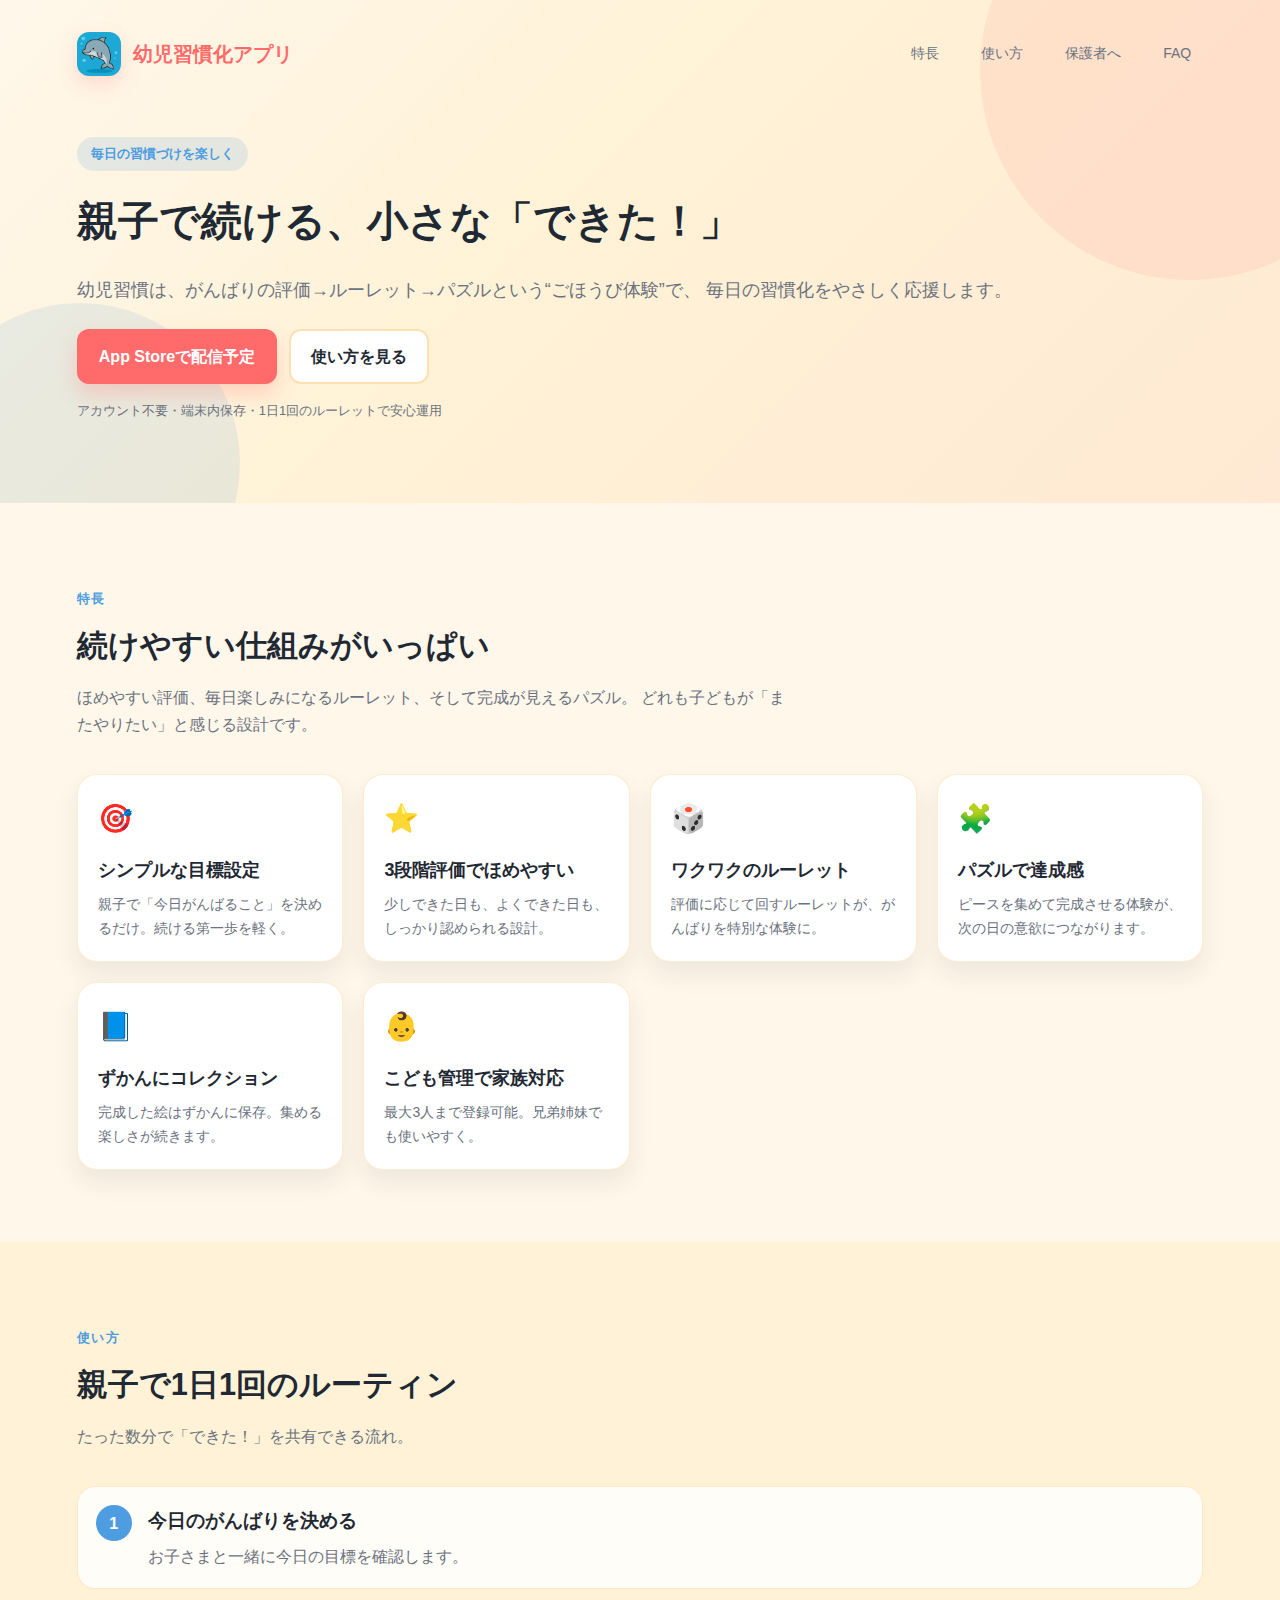
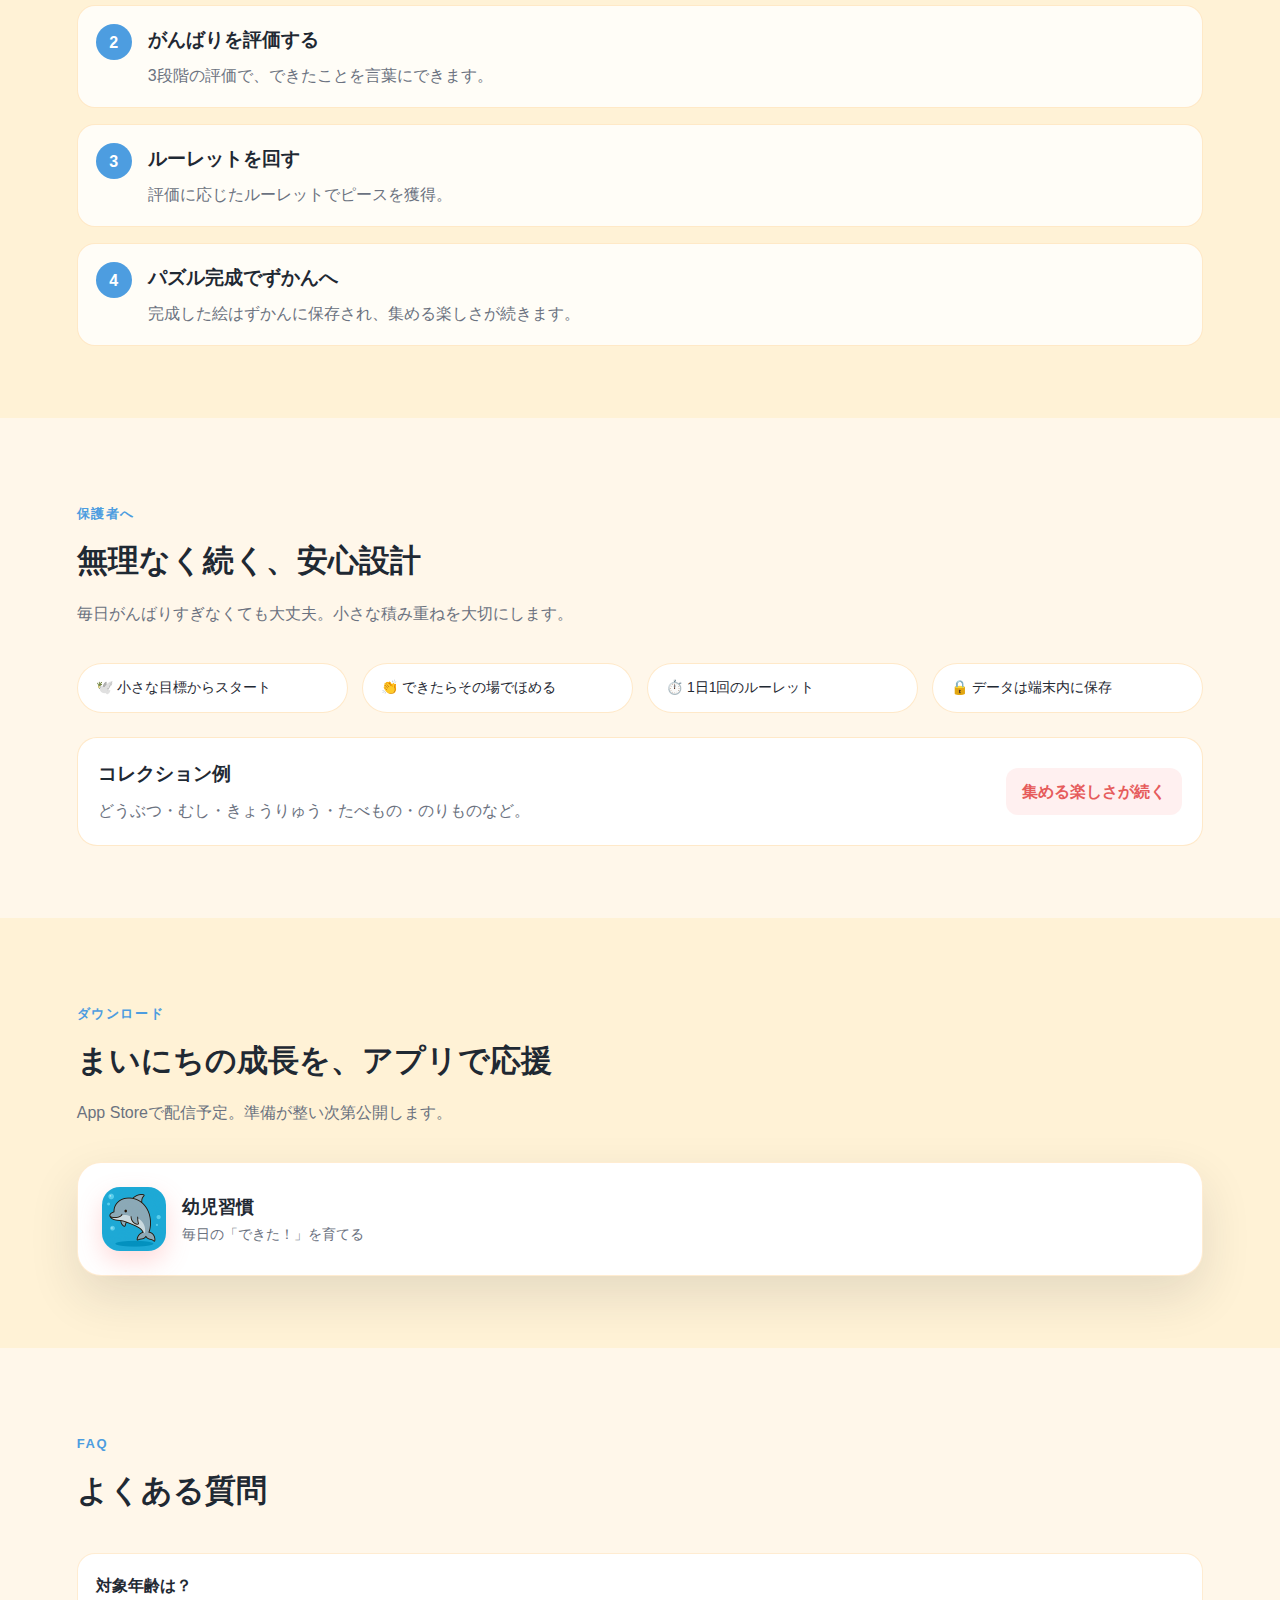
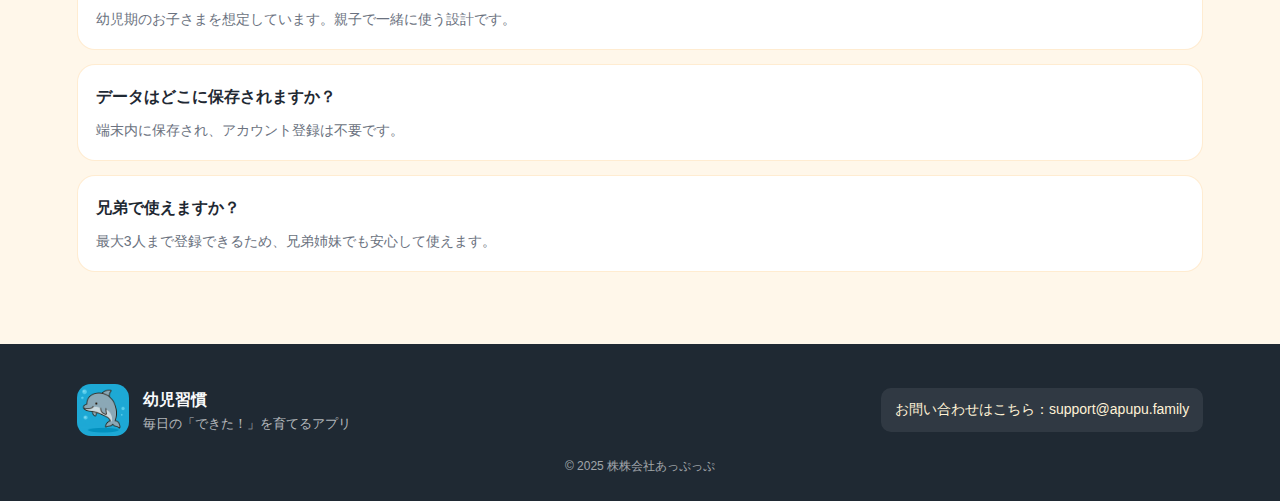
<file: index.html>
<!doctype html>
<html lang="ja">
  <head>
    <meta charset="utf-8" />
    <meta name="viewport" content="width=device-width, initial-scale=1" />
    <title>幼児習慣 - 毎日の「できた！」を育てるアプリ</title>
    <meta
      name="description"
      content="幼児習慣は、がんばりの評価→ルーレット→パズルというごほうび体験で、幼児期の習慣づけを楽しくサポートするアプリです。"
    />
    <link rel="stylesheet" href="styles.css" />
  </head>
  <body>
    <header class="hero" id="top">
      <nav class="nav">
        <div class="brand">
          <img src="assets/icon.png" alt="幼児習慣 ロゴ" class="logo" />
          <span>幼児習慣化アプリ</span>
        </div>
        <div class="nav-links">
          <a href="#features">特長</a>
          <a href="#how">使い方</a>
          <a href="#parents">保護者へ</a>
          <a href="#faq">FAQ</a>
        </div>
      </nav>

      <div class="hero-content">
        <div class="hero-text">
          <p class="badge">毎日の習慣づけを楽しく</p>
          <h1>親子で続ける、小さな「できた！」</h1>
          <p class="lead">
            幼児習慣は、がんばりの評価→ルーレット→パズルという“ごほうび体験”で、
            毎日の習慣化をやさしく応援します。
          </p>
          <div class="cta">
            <a class="button primary" href="#download">App Storeで配信予定</a>
            <a class="button ghost" href="#how">使い方を見る</a>
          </div>
          <div class="meta">
            アカウント不要・端末内保存・1日1回のルーレットで安心運用
          </div>
        </div>

        <!-- <div class="hero-card">
          <div class="card-header">今日の流れ</div>
          <ol class="steps">
            <li>今日のがんばりを決める</li>
            <li>3段階で評価する</li>
            <li>ルーレットでピース獲得</li>
            <li>パズル完成でずかんに追加</li>
          </ol>
        </div> -->
      </div>
    </header>

    <main>
      <section class="section" id="features">
        <div class="section-header">
          <p class="eyebrow">特長</p>
          <h2>続けやすい仕組みがいっぱい</h2>
          <p class="section-lead">
            ほめやすい評価、毎日楽しみになるルーレット、そして完成が見えるパズル。
            どれも子どもが「またやりたい」と感じる設計です。
          </p>
        </div>
        <div class="feature-grid">
          <article class="feature-card">
            <div class="feature-icon">🎯</div>
            <h3>シンプルな目標設定</h3>
            <p>親子で「今日がんばること」を決めるだけ。続ける第一歩を軽く。</p>
          </article>
          <article class="feature-card">
            <div class="feature-icon">⭐️</div>
            <h3>3段階評価でほめやすい</h3>
            <p>少しできた日も、よくできた日も、しっかり認められる設計。</p>
          </article>
          <article class="feature-card">
            <div class="feature-icon">🎲</div>
            <h3>ワクワクのルーレット</h3>
            <p>評価に応じて回すルーレットが、がんばりを特別な体験に。</p>
          </article>
          <article class="feature-card">
            <div class="feature-icon">🧩</div>
            <h3>パズルで達成感</h3>
            <p>ピースを集めて完成させる体験が、次の日の意欲につながります。</p>
          </article>
          <article class="feature-card">
            <div class="feature-icon">📘</div>
            <h3>ずかんにコレクション</h3>
            <p>完成した絵はずかんに保存。集める楽しさが続きます。</p>
          </article>
          <article class="feature-card">
            <div class="feature-icon">👶</div>
            <h3>こども管理で家族対応</h3>
            <p>最大3人まで登録可能。兄弟姉妹でも使いやすく。</p>
          </article>
        </div>
      </section>

      <section class="section alt" id="how">
        <div class="section-header">
          <p class="eyebrow">使い方</p>
          <h2>親子で1日1回のルーティン</h2>
          <p class="section-lead">たった数分で「できた！」を共有できる流れ。</p>
        </div>
        <div class="timeline">
          <div class="timeline-item">
            <div class="timeline-step">1</div>
            <div>
              <h3>今日のがんばりを決める</h3>
              <p>お子さまと一緒に今日の目標を確認します。</p>
            </div>
          </div>
          <div class="timeline-item">
            <div class="timeline-step">2</div>
            <div>
              <h3>がんばりを評価する</h3>
              <p>3段階の評価で、できたことを言葉にできます。</p>
            </div>
          </div>
          <div class="timeline-item">
            <div class="timeline-step">3</div>
            <div>
              <h3>ルーレットを回す</h3>
              <p>評価に応じたルーレットでピースを獲得。</p>
            </div>
          </div>
          <div class="timeline-item">
            <div class="timeline-step">4</div>
            <div>
              <h3>パズル完成でずかんへ</h3>
              <p>完成した絵はずかんに保存され、集める楽しさが続きます。</p>
            </div>
          </div>
        </div>
      </section>

      <section class="section" id="parents">
        <div class="section-header">
          <p class="eyebrow">保護者へ</p>
          <h2>無理なく続く、安心設計</h2>
          <p class="section-lead">
            毎日がんばりすぎなくても大丈夫。小さな積み重ねを大切にします。
          </p>
        </div>
        <div class="pill-grid">
          <div class="pill">🕊️ 小さな目標からスタート</div>
          <div class="pill">👏 できたらその場でほめる</div>
          <div class="pill">⏱️ 1日1回のルーレット</div>
          <div class="pill">🔒 データは端末内に保存</div>
        </div>
        <div class="callout">
          <div>
            <h3>コレクション例</h3>
            <p>どうぶつ・むし・きょうりゅう・たべもの・のりものなど。</p>
          </div>
          <div class="callout-badge">集める楽しさが続く</div>
        </div>
      </section>

      <section class="section alt" id="download">
        <div class="section-header">
          <p class="eyebrow">ダウンロード</p>
          <h2>まいにちの成長を、アプリで応援</h2>
          <p class="section-lead">
            App Storeで配信予定。準備が整い次第公開します。
          </p>
        </div>
        <div class="download-card">
          <div class="download-left">
            <img src="assets/icon.png" alt="幼児習慣 アイコン" />
            <div>
              <p class="download-title">幼児習慣</p>
              <p class="download-subtitle">毎日の「できた！」を育てる</p>
            </div>
          </div>
        </div>
      </section>

      <section class="section" id="faq">
        <div class="section-header">
          <p class="eyebrow">FAQ</p>
          <h2>よくある質問</h2>
        </div>
        <div class="faq">
          <div class="faq-item">
            <h3>対象年齢は？</h3>
            <p>幼児期のお子さまを想定しています。親子で一緒に使う設計です。</p>
          </div>
          <div class="faq-item">
            <h3>データはどこに保存されますか？</h3>
            <p>端末内に保存され、アカウント登録は不要です。</p>
          </div>
          <div class="faq-item">
            <h3>兄弟で使えますか？</h3>
            <p>最大3人まで登録できるため、兄弟姉妹でも安心して使えます。</p>
          </div>
        </div>
      </section>
    </main>

    <footer class="footer">
      <div class="footer-inner">
        <div class="footer-brand">
          <img src="assets/icon.png" alt="幼児習慣 ロゴ" />
          <div>
            <p class="footer-title">幼児習慣</p>
            <p class="footer-subtitle">毎日の「できた！」を育てるアプリ</p>
          </div>
        </div>
        <div class="footer-contact">
          お問い合わせはこちら：support@apupu.family
        </div>
      </div>
      <p class="footer-note">© 2025 株株会社あっぷっぷ</p>
    </footer>
  </body>
</html>
</file>
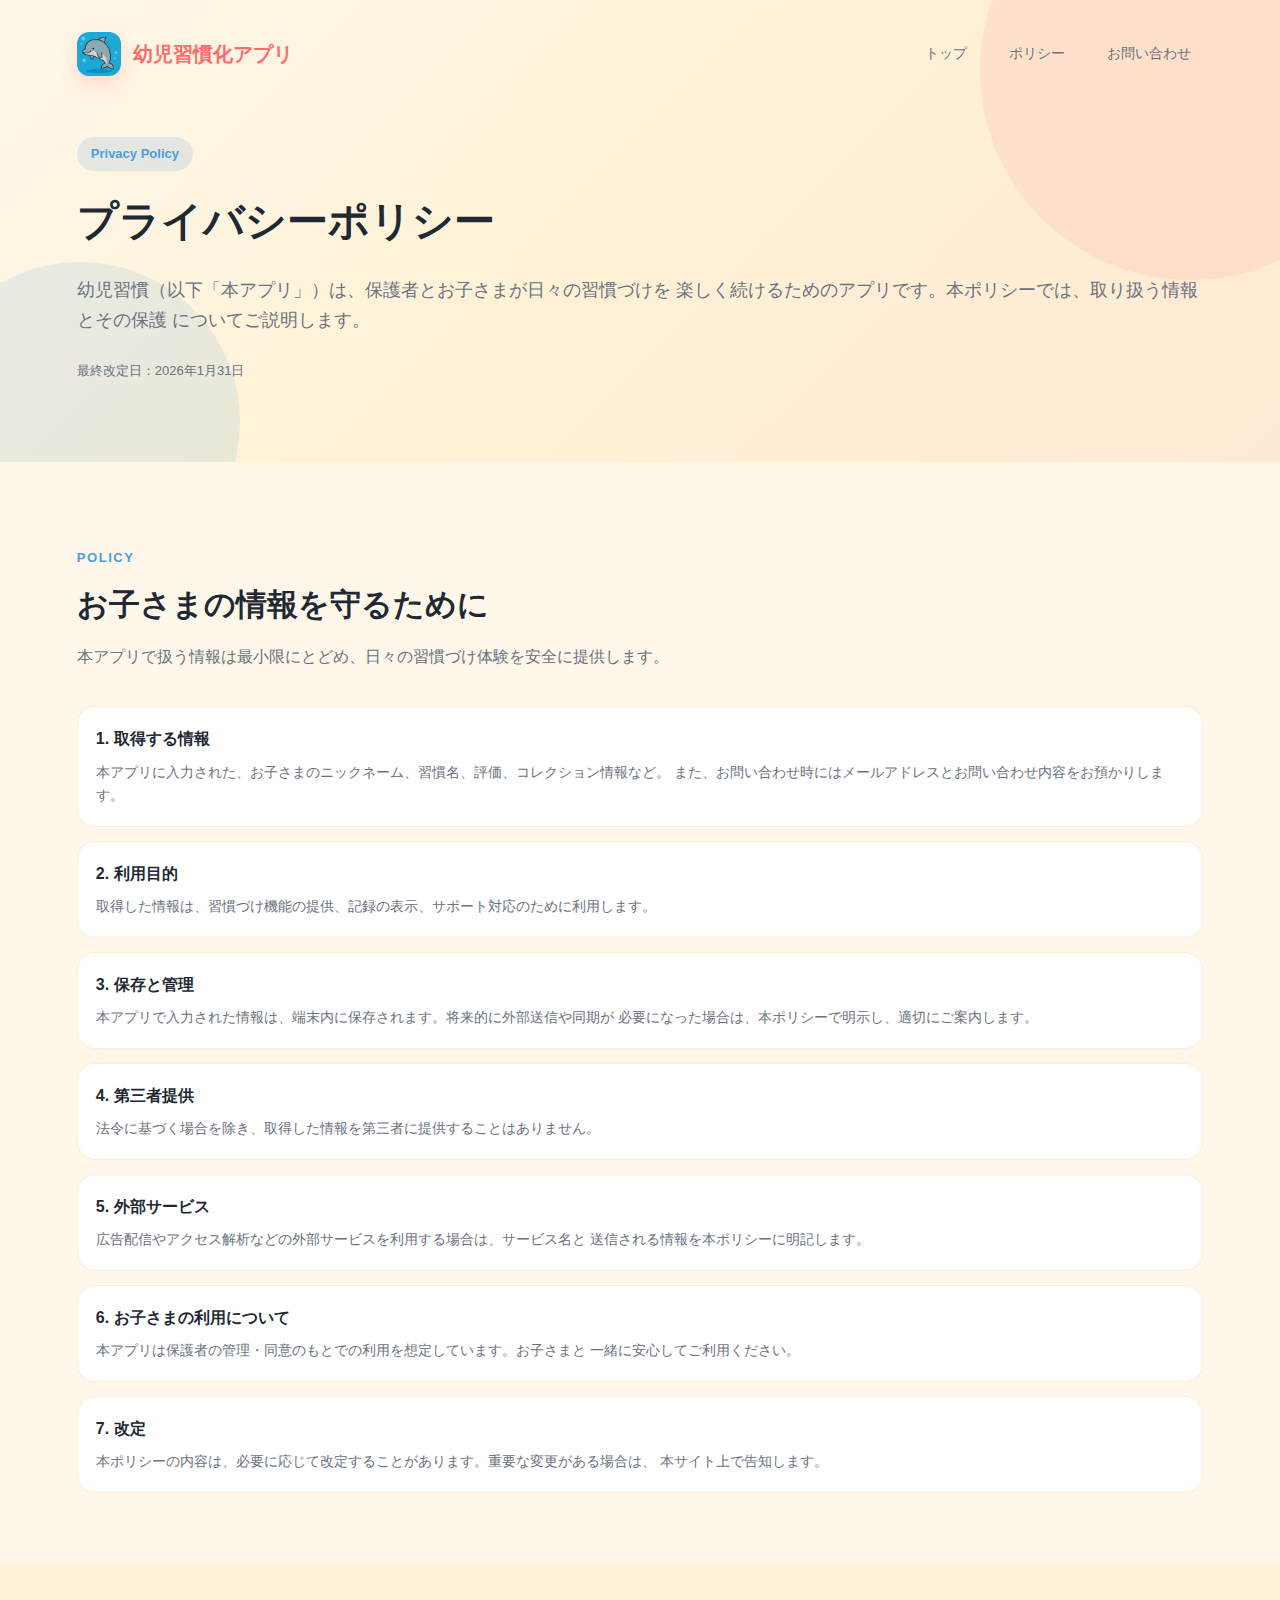
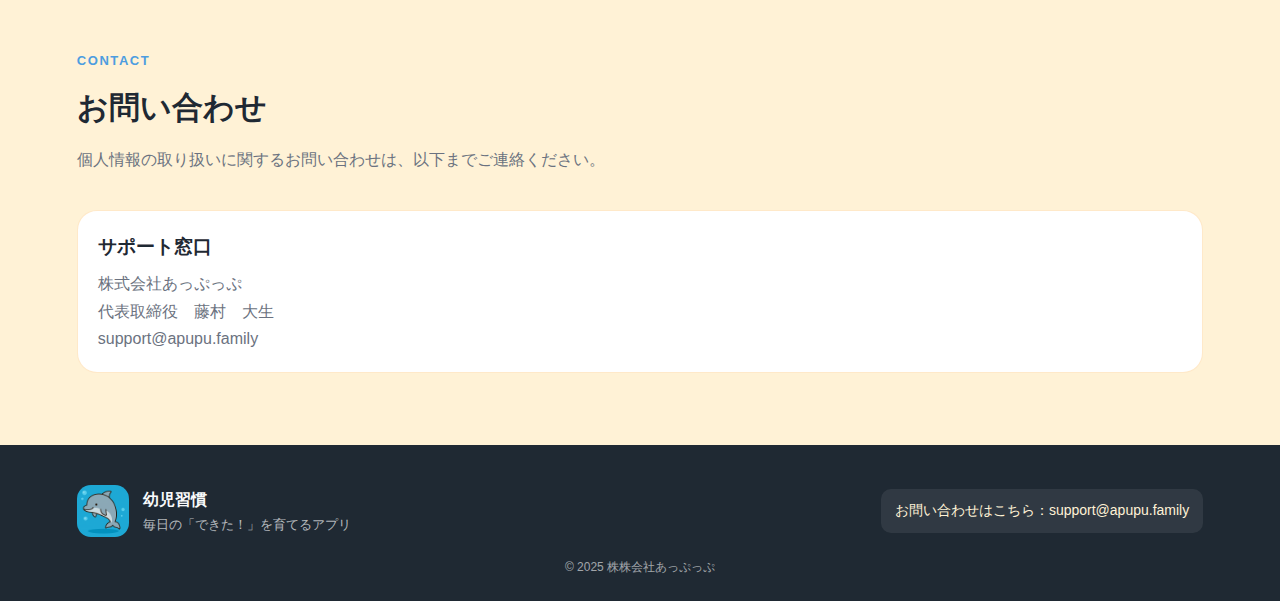
<file: privacy-policy.html>
<!doctype html>
<html lang="ja">
  <head>
    <meta charset="utf-8" />
    <meta name="viewport" content="width=device-width, initial-scale=1" />
    <title>プライバシーポリシー | 幼児習慣</title>
    <meta
      name="description"
      content="幼児習慣アプリのプライバシーポリシー。取得する情報、利用目的、保存方法についてご案内します。"
    />
    <link rel="stylesheet" href="styles.css" />
  </head>
  <body>
    <header class="hero" id="top">
      <nav class="nav">
        <div class="brand">
          <img src="assets/icon.png" alt="幼児習慣 ロゴ" class="logo" />
          <span>幼児習慣化アプリ</span>
        </div>
        <div class="nav-links">
          <a href="index.html">トップ</a>
          <a href="#policy">ポリシー</a>
          <a href="#contact">お問い合わせ</a>
        </div>
      </nav>

      <div class="hero-content">
        <div class="hero-text">
          <p class="badge">Privacy Policy</p>
          <h1>プライバシーポリシー</h1>
          <p class="lead">
            幼児習慣（以下「本アプリ」）は、保護者とお子さまが日々の習慣づけを
            楽しく続けるためのアプリです。本ポリシーでは、取り扱う情報とその保護
            についてご説明します。
          </p>
          <div class="meta">最終改定日：2026年1月31日</div>
        </div>
      </div>
    </header>

    <main>
      <section class="section" id="policy">
        <div class="section-header">
          <p class="eyebrow">Policy</p>
          <h2>お子さまの情報を守るために</h2>
          <p class="section-lead">
            本アプリで扱う情報は最小限にとどめ、日々の習慣づけ体験を安全に提供します。
          </p>
        </div>
        <div class="faq">
          <div class="faq-item">
            <h3>1. 取得する情報</h3>
            <p>
              本アプリに入力された、お子さまのニックネーム、習慣名、評価、コレクション情報など。
              また、お問い合わせ時にはメールアドレスとお問い合わせ内容をお預かりします。
            </p>
          </div>
          <div class="faq-item">
            <h3>2. 利用目的</h3>
            <p>
              取得した情報は、習慣づけ機能の提供、記録の表示、サポート対応のために利用します。
            </p>
          </div>
          <div class="faq-item">
            <h3>3. 保存と管理</h3>
            <p>
              本アプリで入力された情報は、端末内に保存されます。将来的に外部送信や同期が
              必要になった場合は、本ポリシーで明示し、適切にご案内します。
            </p>
          </div>
          <div class="faq-item">
            <h3>4. 第三者提供</h3>
            <p>
              法令に基づく場合を除き、取得した情報を第三者に提供することはありません。
            </p>
          </div>
          <div class="faq-item">
            <h3>5. 外部サービス</h3>
            <p>
              広告配信やアクセス解析などの外部サービスを利用する場合は、サービス名と
              送信される情報を本ポリシーに明記します。
            </p>
          </div>
          <div class="faq-item">
            <h3>6. お子さまの利用について</h3>
            <p>
              本アプリは保護者の管理・同意のもとでの利用を想定しています。お子さまと
              一緒に安心してご利用ください。
            </p>
          </div>
          <div class="faq-item">
            <h3>7. 改定</h3>
            <p>
              本ポリシーの内容は、必要に応じて改定することがあります。重要な変更がある場合は、
              本サイト上で告知します。
            </p>
          </div>
        </div>
      </section>

      <section class="section alt" id="contact">
        <div class="section-header">
          <p class="eyebrow">Contact</p>
          <h2>お問い合わせ</h2>
          <p class="section-lead">
            個人情報の取り扱いに関するお問い合わせは、以下までご連絡ください。
          </p>
        </div>
        <div class="callout">
          <div>
            <h3>サポート窓口</h3>
            <p>株式会社あっぷっぷ</p>
            <p>代表取締役　藤村　大生</p>
            <p>support@apupu.family</p>
          </div>
        </div>
      </section>
    </main>

    <footer class="footer">
      <div class="footer-inner">
        <div class="footer-brand">
          <img src="assets/icon.png" alt="幼児習慣 ロゴ" />
          <div>
            <p class="footer-title">幼児習慣</p>
            <p class="footer-subtitle">毎日の「できた！」を育てるアプリ</p>
          </div>
        </div>
        <div class="footer-contact">
          お問い合わせはこちら：support@apupu.family
        </div>
      </div>
      <p class="footer-note">© 2025 株株会社あっぷっぷ</p>
    </footer>
  </body>
</html>
</file>
<file: styles.css>
*,
*::before,
*::after {
  box-sizing: border-box;
}

:root {
  color-scheme: light;
  --bg: #fff7ea;
  --bg-alt: #fff2d6;
  --card: #ffffff;
  --text: #1f2933;
  --muted: #6b7280;
  --primary: #ff6b6b;
  --primary-dark: #e65c5c;
  --accent: #4d9de0;
  --accent-soft: #e8f2fb;
  --border: #ffe0b2;
  --shadow: 0 20px 50px rgba(31, 41, 51, 0.12);
}

body {
  margin: 0;
  font-family: "Hiragino Kaku Gothic ProN", "Hiragino Sans", "Noto Sans JP",
    "Helvetica Neue", Arial, sans-serif;
  background: var(--bg);
  color: var(--text);
  line-height: 1.7;
}

img {
  max-width: 100%;
  display: block;
}

a {
  color: inherit;
  text-decoration: none;
}

.hero {
  padding: 32px 6vw 80px;
  background: linear-gradient(135deg, #fff7ea 0%, #fff2d6 45%, #ffe9d4 100%);
  position: relative;
  overflow: hidden;
}

.hero::before,
.hero::after {
  content: "";
  position: absolute;
  border-radius: 50%;
  background: rgba(255, 107, 107, 0.1);
  z-index: 0;
}

.hero::before {
  width: 420px;
  height: 420px;
  top: -140px;
  right: -120px;
}

.hero::after {
  width: 320px;
  height: 320px;
  bottom: -120px;
  left: -80px;
  background: rgba(77, 157, 224, 0.12);
}

.nav {
  display: flex;
  align-items: center;
  justify-content: space-between;
  gap: 16px;
  position: relative;
  z-index: 1;
}

.brand {
  display: flex;
  align-items: center;
  gap: 12px;
  font-size: 20px;
  font-weight: 700;
  color: var(--primary);
}

.logo {
  width: 44px;
  height: 44px;
  border-radius: 12px;
  box-shadow: 0 8px 20px rgba(255, 107, 107, 0.2);
}

.nav-links {
  display: flex;
  gap: 18px;
  font-size: 14px;
  color: var(--muted);
}

.nav-links a {
  padding: 8px 12px;
  border-radius: 999px;
  transition: background 0.2s ease, color 0.2s ease;
}

.nav-links a:hover {
  background: rgba(255, 107, 107, 0.12);
  color: var(--primary-dark);
}

.hero-content {
  margin-top: 48px;
  display: grid;
  grid-template-columns: repeat(auto-fit, minmax(280px, 1fr));
  gap: 36px;
  align-items: center;
  position: relative;
  z-index: 1;
}

.badge {
  display: inline-flex;
  align-items: center;
  gap: 6px;
  background: rgba(77, 157, 224, 0.15);
  color: var(--accent);
  padding: 6px 14px;
  border-radius: 999px;
  font-size: 13px;
  font-weight: 600;
  margin-bottom: 16px;
}

.hero-text h1 {
  font-size: clamp(32px, 3.2vw, 52px);
  margin: 0 0 16px;
}

.lead {
  color: var(--muted);
  font-size: 18px;
  margin-bottom: 24px;
}

.cta {
  display: flex;
  flex-wrap: wrap;
  gap: 12px;
  margin-bottom: 16px;
}

.button {
  display: inline-flex;
  align-items: center;
  justify-content: center;
  padding: 12px 20px;
  border-radius: 12px;
  font-weight: 600;
  border: 2px solid transparent;
  transition: transform 0.2s ease, box-shadow 0.2s ease, background 0.2s ease;
}

.button.primary {
  background: var(--primary);
  color: #fff;
  box-shadow: 0 10px 20px rgba(255, 107, 107, 0.25);
}

.button.primary:hover {
  background: var(--primary-dark);
  transform: translateY(-2px);
}

.button.ghost {
  background: #fff;
  border-color: var(--border);
  color: var(--text);
}

.button.ghost:hover {
  box-shadow: 0 8px 16px rgba(31, 41, 51, 0.1);
  transform: translateY(-2px);
}

.meta {
  font-size: 13px;
  color: var(--muted);
}

.hero-card {
  background: var(--card);
  padding: 24px;
  border-radius: 24px;
  box-shadow: var(--shadow);
  border: 1px solid rgba(255, 224, 178, 0.6);
}

.card-header {
  font-size: 16px;
  font-weight: 700;
  color: var(--accent);
  margin-bottom: 12px;
}

.steps {
  margin: 0 0 20px 20px;
  padding: 0;
  color: var(--text);
}

.steps li {
  margin-bottom: 8px;
}

.stat-grid {
  display: grid;
  grid-template-columns: repeat(auto-fit, minmax(100px, 1fr));
  gap: 12px;
}

.stat-number {
  font-size: 26px;
  font-weight: 700;
  color: var(--primary);
}

.stat-label {
  display: block;
  font-size: 12px;
  color: var(--muted);
}

.section {
  padding: 72px 6vw;
}

.section.alt {
  background: var(--bg-alt);
}

.section-header {
  max-width: 720px;
  margin-bottom: 36px;
}

.eyebrow {
  font-size: 13px;
  color: var(--accent);
  font-weight: 700;
  letter-spacing: 0.12em;
  text-transform: uppercase;
  margin-bottom: 10px;
}

.section-header h2 {
  font-size: clamp(24px, 2.4vw, 36px);
  margin: 0 0 12px;
}

.section-lead {
  color: var(--muted);
  font-size: 16px;
  margin: 0;
}

.feature-grid {
  display: grid;
  grid-template-columns: repeat(auto-fit, minmax(220px, 1fr));
  gap: 20px;
}

.feature-card {
  background: var(--card);
  border-radius: 20px;
  padding: 20px;
  border: 1px solid rgba(255, 224, 178, 0.6);
  box-shadow: 0 12px 24px rgba(31, 41, 51, 0.08);
}

.feature-icon {
  font-size: 28px;
  margin-bottom: 12px;
}

.feature-card h3 {
  margin: 0 0 8px;
  font-size: 18px;
}

.feature-card p {
  margin: 0;
  color: var(--muted);
  font-size: 14px;
}

.timeline {
  display: grid;
  gap: 16px;
}

.timeline-item {
  display: flex;
  gap: 16px;
  align-items: flex-start;
  padding: 18px;
  border-radius: 18px;
  background: rgba(255, 255, 255, 0.8);
  border: 1px solid rgba(255, 224, 178, 0.7);
}

.timeline-step {
  width: 36px;
  height: 36px;
  border-radius: 50%;
  background: var(--accent);
  color: #fff;
  font-weight: 700;
  display: flex;
  align-items: center;
  justify-content: center;
  flex-shrink: 0;
}

.timeline-item h3 {
  margin: 0 0 6px;
}

.timeline-item p {
  margin: 0;
  color: var(--muted);
}

.pill-grid {
  display: grid;
  grid-template-columns: repeat(auto-fit, minmax(220px, 1fr));
  gap: 14px;
  margin-bottom: 24px;
}

.pill {
  background: var(--card);
  border-radius: 999px;
  padding: 12px 18px;
  border: 1px solid rgba(255, 224, 178, 0.7);
  font-size: 14px;
  display: flex;
  align-items: center;
  gap: 8px;
}

.callout {
  display: flex;
  flex-wrap: wrap;
  gap: 20px;
  align-items: center;
  justify-content: space-between;
  background: #fff;
  border-radius: 20px;
  padding: 20px;
  border: 1px solid rgba(255, 224, 178, 0.7);
}

.callout h3 {
  margin: 0 0 8px;
}

.callout p {
  margin: 0;
  color: var(--muted);
}

.callout-badge {
  padding: 10px 16px;
  border-radius: 12px;
  background: rgba(255, 107, 107, 0.1);
  color: var(--primary-dark);
  font-weight: 700;
}

.download-card {
  background: var(--card);
  border-radius: 24px;
  padding: 24px;
  display: flex;
  flex-wrap: wrap;
  align-items: center;
  justify-content: space-between;
  gap: 16px;
  border: 1px solid rgba(255, 224, 178, 0.6);
  box-shadow: var(--shadow);
}

.download-left {
  display: flex;
  align-items: center;
  gap: 16px;
}

.download-left img {
  width: 64px;
  height: 64px;
  border-radius: 18px;
  box-shadow: 0 10px 24px rgba(255, 107, 107, 0.25);
}

.download-title {
  margin: 0;
  font-weight: 700;
  font-size: 18px;
}

.download-subtitle {
  margin: 0;
  color: var(--muted);
  font-size: 14px;
}

.faq {
  display: grid;
  gap: 14px;
}

.faq-item {
  padding: 18px;
  border-radius: 18px;
  background: var(--card);
  border: 1px solid rgba(255, 224, 178, 0.6);
}

.faq-item h3 {
  margin: 0 0 8px;
  font-size: 16px;
}

.faq-item p {
  margin: 0;
  color: var(--muted);
  font-size: 14px;
}

.footer {
  background: #1f2933;
  color: #f9fafb;
  padding: 40px 6vw 24px;
}

.footer-inner {
  display: flex;
  flex-wrap: wrap;
  align-items: center;
  justify-content: space-between;
  gap: 20px;
  margin-bottom: 20px;
}

.footer-brand {
  display: flex;
  align-items: center;
  gap: 14px;
}

.footer-brand img {
  width: 52px;
  height: 52px;
  border-radius: 14px;
}

.footer-title {
  margin: 0;
  font-weight: 700;
}

.footer-subtitle {
  margin: 0;
  color: rgba(249, 250, 251, 0.7);
  font-size: 13px;
}

.footer-contact {
  font-size: 14px;
  color: #fff2d6;
  background: rgba(255, 255, 255, 0.08);
  padding: 10px 14px;
  border-radius: 10px;
}

.footer-note {
  margin: 0;
  font-size: 12px;
  color: rgba(249, 250, 251, 0.6);
  text-align: center;
}

@media (max-width: 900px) {
  .nav {
    flex-direction: column;
    align-items: flex-start;
  }

  .nav-links {
    flex-wrap: wrap;
    justify-content: flex-start;
  }

  .hero-content {
    margin-top: 32px;
  }
}

@media (max-width: 600px) {
  .hero {
    padding: 24px 5vw 60px;
  }

  .nav-links {
    gap: 8px;
  }

  .cta {
    flex-direction: column;
    align-items: stretch;
  }

  .button {
    width: 100%;
  }

  .download-card {
    flex-direction: column;
    align-items: flex-start;
  }
}
</file>
